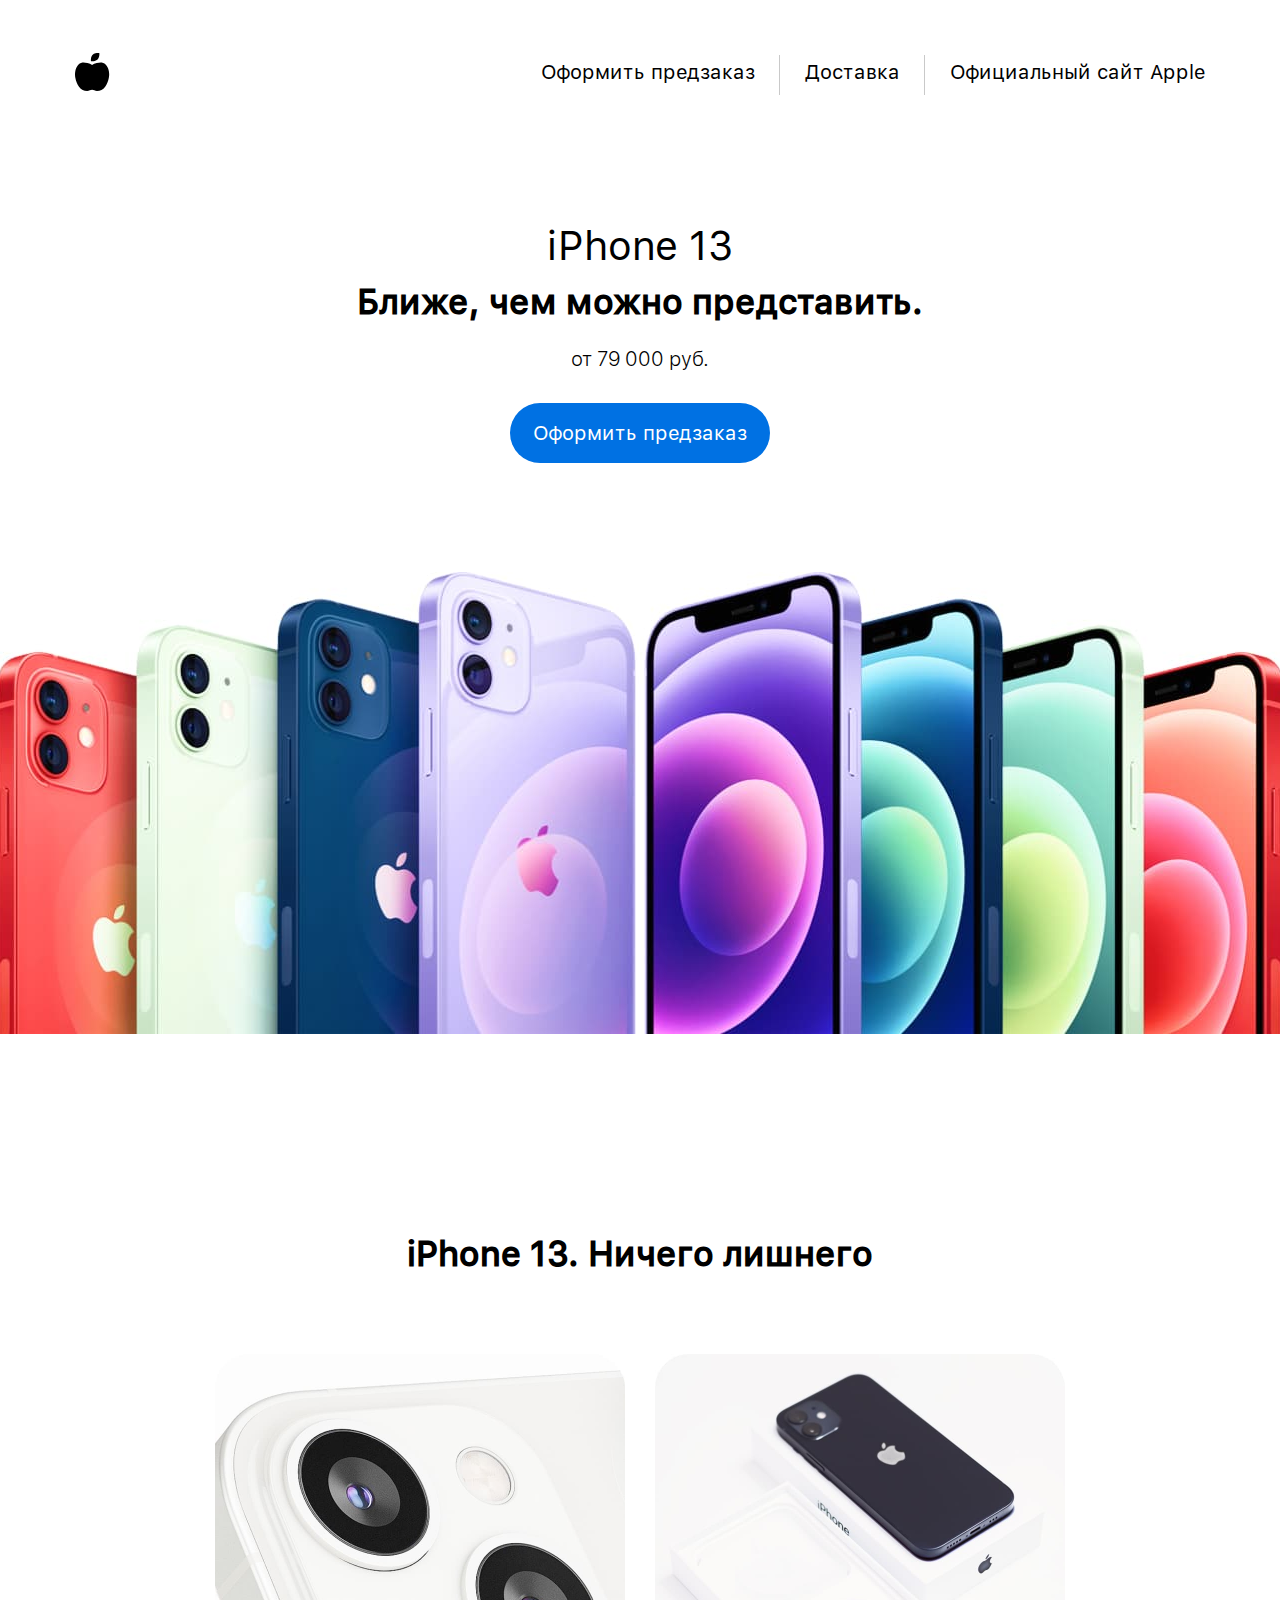
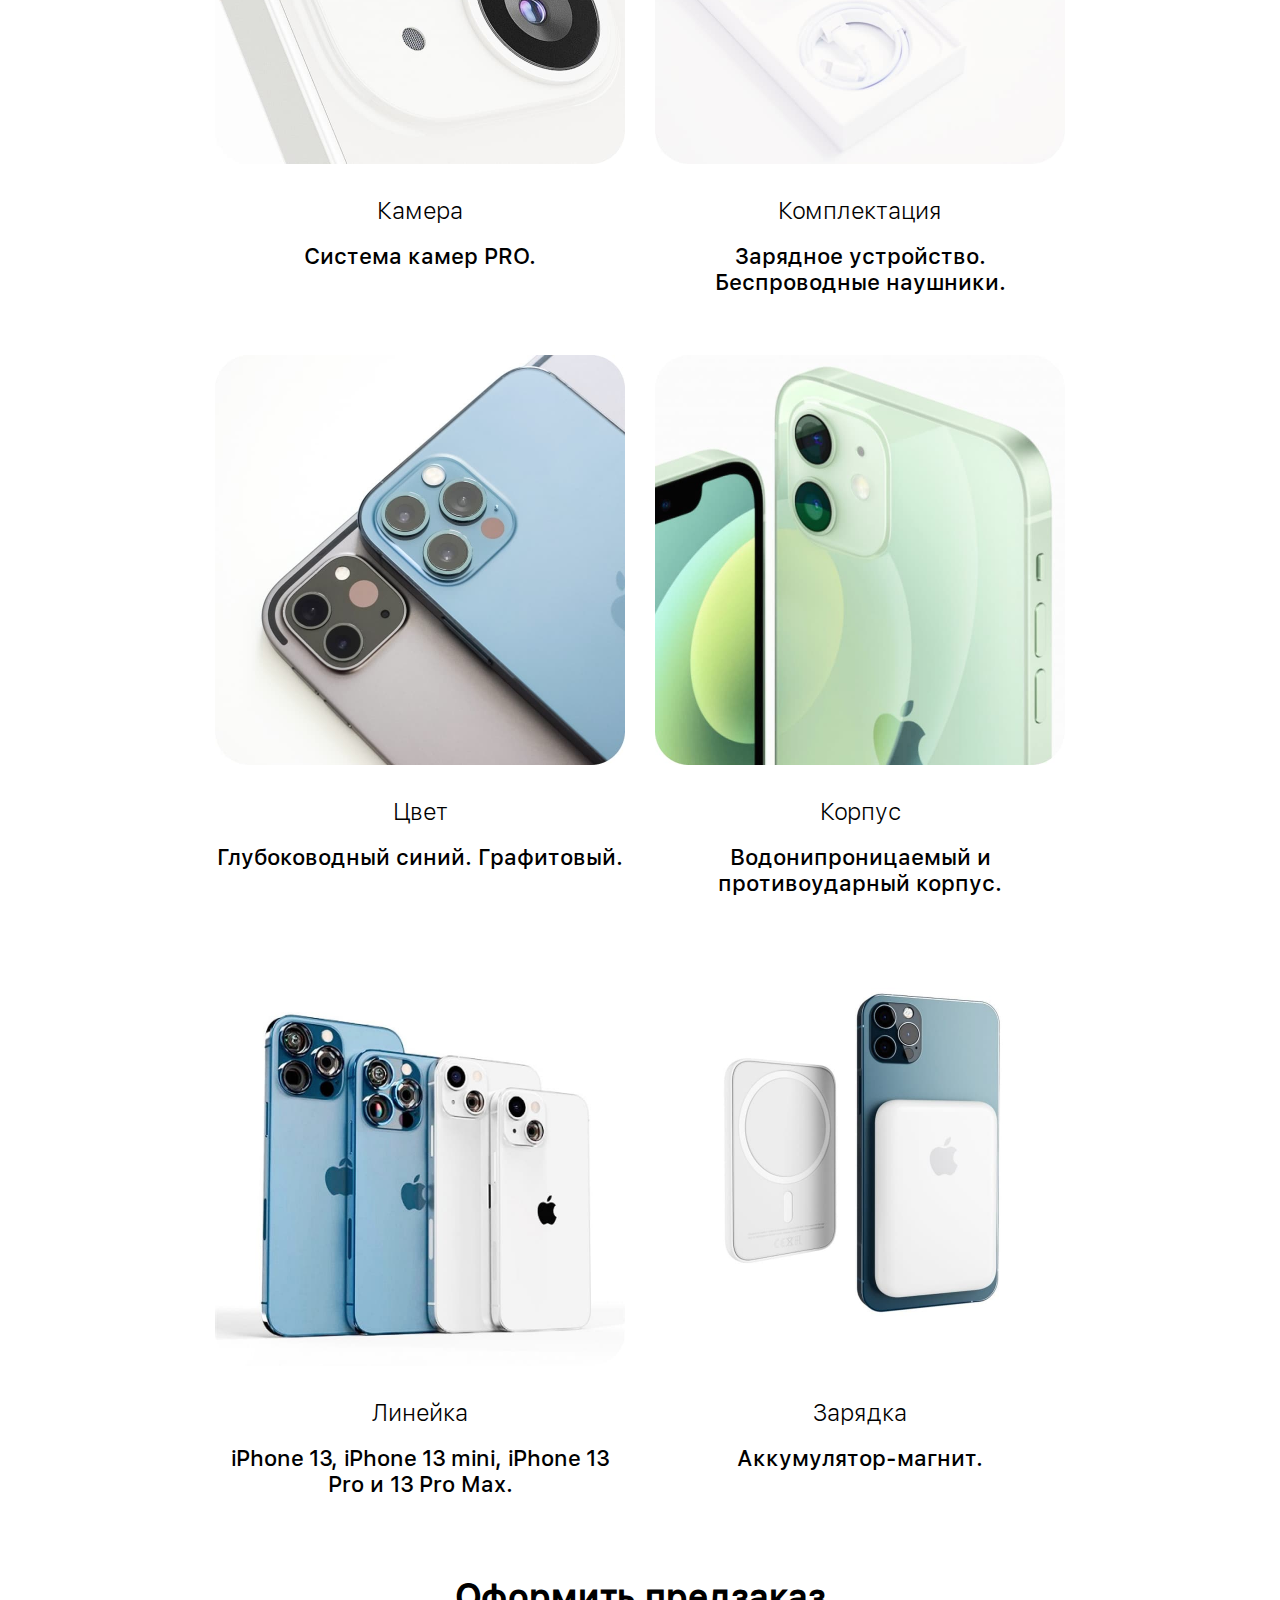
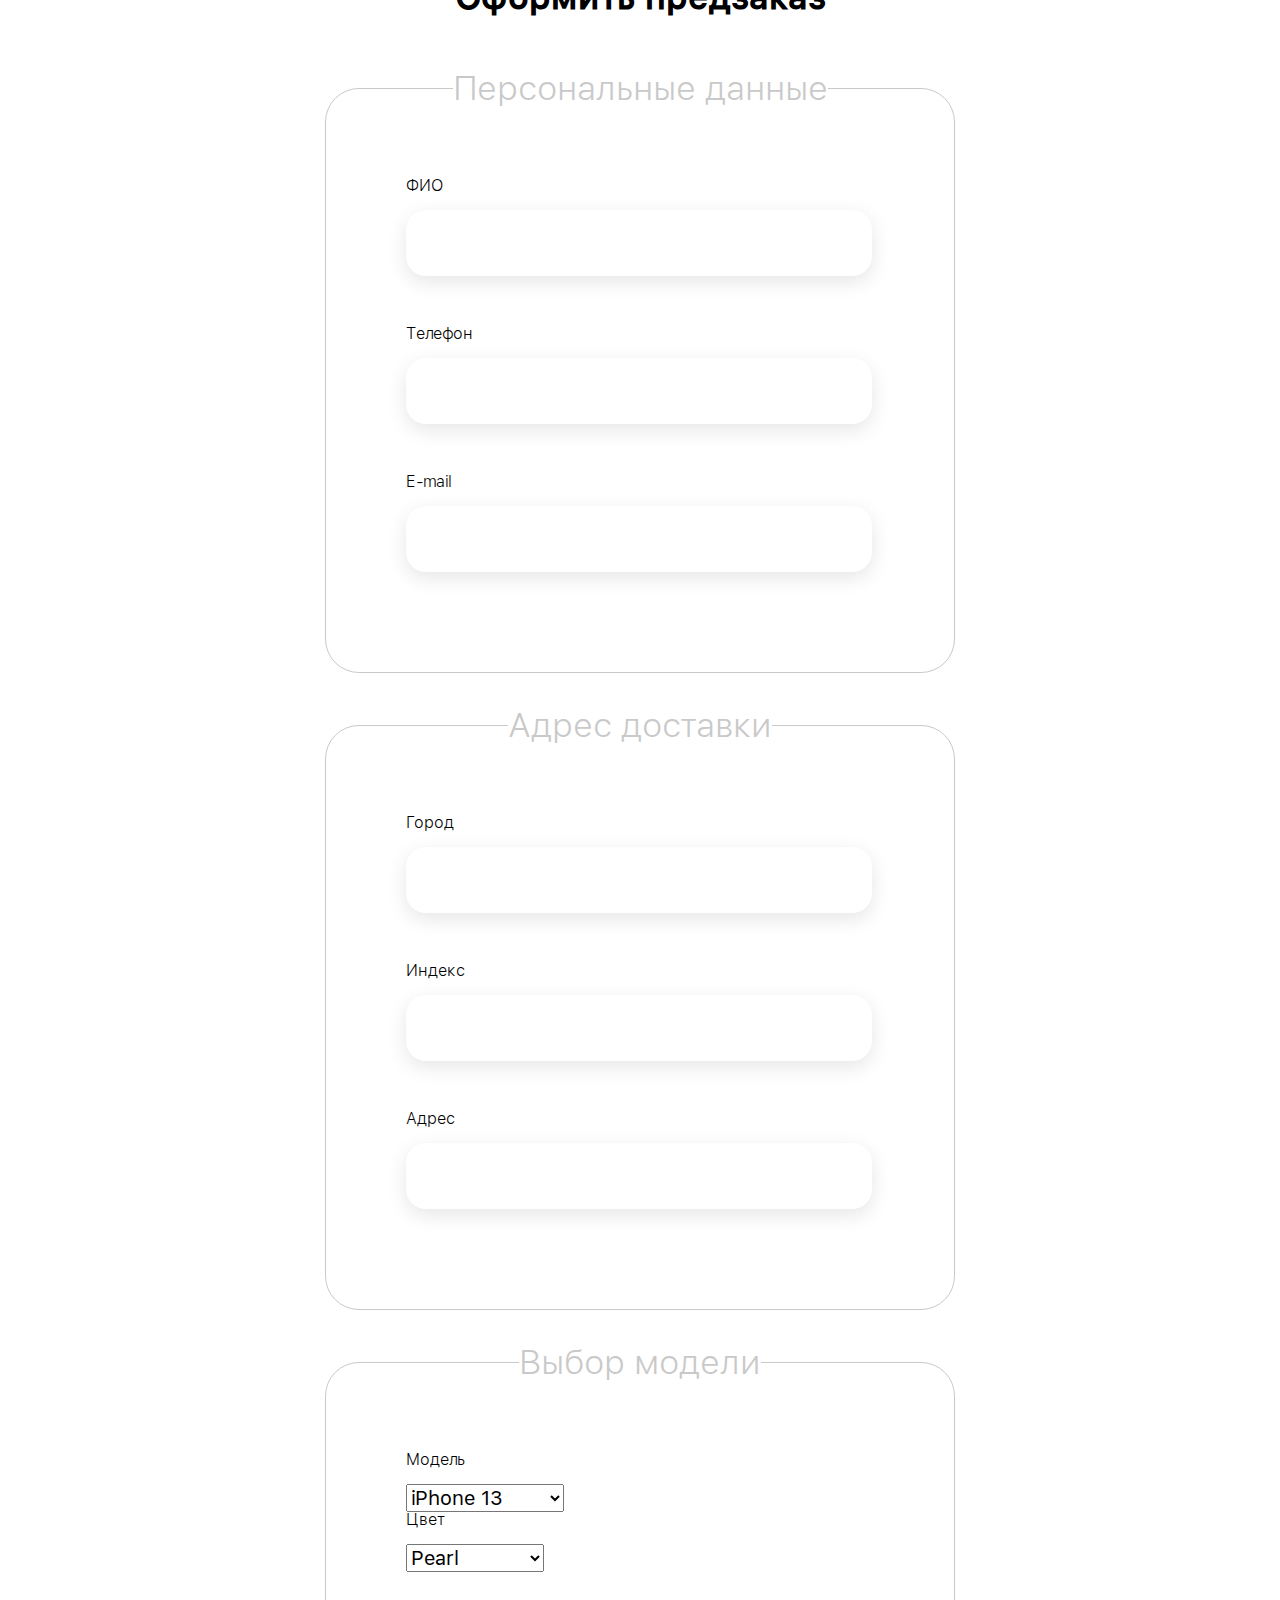
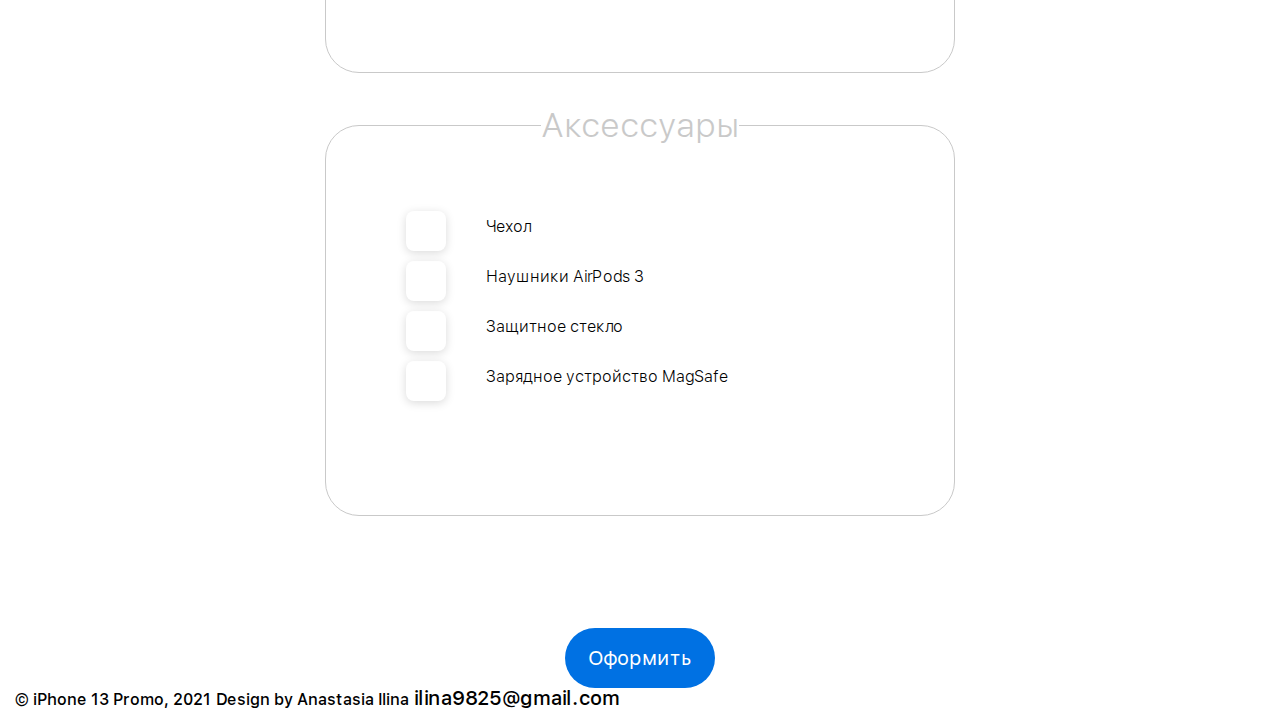
<file: index.html>
<!DOCTYPE html>
<html lang="en">
<head>
    <meta charset="UTF-8">
    <meta http-equiv="X-UA-Compatible" content="IE=edge">
    <meta name="viewport" content="width=device-width, initial-scale=1.0">
    <meta name="author" content="adaew andrei">
    <link rel="stylesheet" href="style/reset.css">
    <link rel="stylesheet" href="style/css.css">
    <title>iPhone 13</title>
</head>
<body>
    <header class="header">
        <div class="container">
            <div class="header__container">
                <img src="images/apple.svg" alt="логотип компании." width="35" height="40">
                <nav class="header__navigation navigation">
                    <ul class="navigation__list">
                        <li class="navigation__item"><a href="#">Оформить предзаказ</a></li>
                        <li class="navigation__item"><a href="#">Доставка</a></li>
                        <li class="navigation__item"><a href="#">Официальный сайт Apple</a></li>
                    </ul>
                </nav>
            </div>
        </div>
    </header>
    <main class="main">
        <section class="main__section offer">
            <div class="container">
                <div class="offer__container">
                    <h1 class="offer_main-title">iPhone 13</h1>
                    <h2 class="offer__title">Ближе, чем можно представить.</h2>
                    <span class="offer__price">от 79 000 руб.</span>
                    <button class="offer__btn btn">Оформить предзаказ</button>
                </div>
            </div>
        </section>

        <section class="main__section">
            <div class="container">
                <h2 class="features__title">iPhone 13. Ничего лишнего</h2>
                <ul class="features__list">
                    <li class="features__item card">
                        <article>
                            <h3 class="card__title">Камера</h3>
                            <img src="./images/camera.jpg" alt="камера." width="410" height="410">
                            <p class="card__description">Система камер PRO.</p>
                        </article>
                    </li>
                    <li class="features__item card">
                        <article>
                            <h3 class="card__title">Комплектация</h3>
                            <img src="./images/compect.jpg" alt="камера." width="410" height="410">
                            <p class="card__description">Зарядное устройство. Беспроводные наушники.</p>
                        </article>
                    </li>
                    <li class="features__item card">
                        <article>
                            <h3 class="card__title">Цвет</h3>
                            <img src="./images/color.jpg" alt="камера." width="410" height="410">
                            <p class="card__description">Глубоководный синий. Графитовый.</p>
                        </article>
                    </li>
                    <li class="features__item card">
                        <article>
                            <h3 class="card__title">Корпус</h3>
                            <img src="./images/frame.jpg" alt="камера." width="410" height="410">
                            <p class="card__description">Водонипроницаемый и противоударный корпус.</p>
                        </article>
                    </li>
                    <li class="features__item card">
                        <article>
                            <h3 class="card__title">Линейка</h3>
                            <img src="./images/line.jpg" alt="камера." width="410" height="410">
                            <p class="card__description">iPhone 13, iPhone 13 mini, iPhone 13 Pro и 13 Pro Max.</p>
                        </article>
                    </li>
                    <li class="features__item card">
                        <article>
                            <h3 class="card__title">Зарядка</h3>
                            <img src="./images/charger_magnetic.jpg" alt="камера." width="410" height="410">
                            <p class="card__description">Аккумулятор-магнит.</p>
                        </article>
                    </li>
                </ul>
            </div>
        </section>

        <section class="main__section order">
            <div class="container">
                <h2 class="order__title">Оформить предзаказ</h2>
                <form action="#" class="order__form form">
                    <fieldset class="form__box">
                        <legend class="form__title-box">Персональные данные</legend>
                        <label for="fullName" class="form__label">ФИО</label>
                        <input type="text" class="form__input" id="fullName" name="fullName">

                        <label for="phone" class="form__label">Телефон</label>
                        <input type="text" class="form__input" id="phone" name="phone">

                        <label for="email" class="form__label">E-mail</label>
                        <input type="text" class="form__input" id="email" name="email">
                    </fieldset>
                    <fieldset class="form__box">
                        <legend class="form__title-box">Адрес доставки</legend>
                        <label for="city" class="form__label">Город</label>
                        <input type="text" class="form__input" id="city" name="city">

                        <label for="index" class="form__label">Индекс</label>
                        <input type="text" class="form__input" id="index" name="index">

                        <label for="address" class="form__label">Адрес</label>
                        <input type="text" class="form__input" id="address" name="address">
                    </fieldset>
                    <fieldset class="form__box">
                        <legend class="form__title-box">Выбор модели</legend>
                        <label for="model" id="model" class="form__label">Модель</label>
                            <select name="" id="model" class="form__select">
                                <option value="iPhone 13">iPhone 13</option>
                                <option value="iPhone 13 mini">iPhone 13 mini</option>
                                <option value="iPhone 13 Pro">iPhone 13 Pro</option>
                                <option value="13 Pro Max">13 Pro Max</option>
                            </select>
                            <label for="color" class="form__label">Цвет</label>
                            <select name="color" id="color" class="form__select">
                                <option value="Pearl">Pearl</option>
                                <option value="Graphite">Graphite</option>
                                <option value="Sunset Gold">Sunset Gold</option>
                                <option value="Rose Gold">Rose Gold</option>
                            </select>
                    </fieldset>
                    <fieldset class="form__box">
                        <legend class="form__title-box">Аксессуары</legend>
                        <label class="form__label checkbox">
                            <input class="checkbox__input" type="checkbox" name="accessories" id="case">Чехол
                        </label>
                        <label class="form__label checkbox">
                            <input class="checkbox__input" type="checkbox" name="accessories" id="case">Наушники AirPods 3 
                        </label>
                        <label class="form__label checkbox">
                            <input class="checkbox__input" type="checkbox" name="accessories" id="case">Защитное стекло
                        </label>
                        <label class="form__label checkbox">
                            <input class="checkbox__input" type="checkbox" name="accessories" id="case">Зарядное устройство MagSafe
                        </label>
                    </fieldset>
                </form>
                <button type="submit" class="form__submit btn">Оформить</button>
            </div>
        </section>
    </main>
    <footer class="footer">
        <div class="container footer__flex">
            <span><small class="footer__copyright">© iPhone 13 Promo, 2021</small></span>
            <span><small>Design by Anastasia Ilina</small></span>
            <a href="mailto:ilina9825@gmail.com">ilina9825@gmail.com</a>
        </div>
    </footer>
</body>
</html>
</file>
<file: style/css.css>
@font-face {
    font-family: 'SF UI Text';
    src:local('SF UI Text'), 
        url('../fonts/SFUIText-Light.woff2') format('woff2'),
        url('../fonts/SFUIText-Light.woff') format('woff');
    font-style: normal;
    font-weight: 300;
    font-display: swap;
}
@font-face {
    font-family: 'SF UI Text';
    src:local('SF UI Text'), 
        url('../fonts/SFUIText-Regular.woff2') format('woff2'),
        url('../fonts/SFUIText-Regular.woff') format('woff');
    font-style: normal;
    font-weight: 400;
    font-display: swap;
}
@font-face {
    font-family: 'SF UI Text';
    src:local('SF UI Text'), 
        url('../fonts/SFUIText-Medium.woff2') format('woff2'),
        url('../fonts/SFUIText-Medium.woff') format('woff');
    font-style: normal;
    font-weight: 500;
    font-display: swap;
}
html{
    box-sizing: border-box;
}
*,
*::after,
*::before{
    box-sizing: inherit;
}
img{
    max-width: 100%;
    height: auto;
}
a{
    text-decoration: none;
    color: inherit;
}
ul,
ol{
    list-style-type: none;
    padding: 0;
    margin: 0;
}
h1,
h2,
h3,
h4,
p,
figure,
fieldset{
    margin: 0;
}
body{
    font-family: 'SF UI Text', sans-serif;
    min-width: 320px;
    min-height: 100%;
    font-size: 20px;
    font-weight: 500;
    background-color:  #ffffff;
    color: #000000;
    line-height: 1;
}
.container{
    max-width: 1320px;
    padding: 0 15px;
    margin: 0 auto;
}
.header{
    padding: 40px 0;
    margin-bottom: 90px;
}
.header__container{
    max-width: 1130px;
    margin: 0 auto;
    display: flex;
    justify-content: space-between;
    align-items: center;
}
.navigation{
    font-weight: 400;
    line-height: 24px;
}
.navigation__list{
    display: flex;
    flex-wrap: wrap;
}
.navigation__item{
    padding: 20px 0;
}
.navigation__item:not(:last-child){
    position: relative;
    margin-right: 50px;
}
.navigation__item:not(:last-child)::after{
    position: absolute;
    display: block;
    content: '';
    right: -25px;
    top: 15px;
    width: 1px;
    height: 40px;
    background-color: #C9C9C9;
}
@media (max-width:800px) {
    .navigation {
        font-size: 16px;
    }
    .navigation__item:not(:last-child){
        margin-right: 20px;
    }
    .navigation__item:not(:last-child)::after{
        display: none;
    }
}
@media (max-width:680px) {
    .header{
        padding: 24px 0;
        margin-bottom: 24px;
    }
    .header__container{
        align-items: flex-start;
    }
    .navigation__list{
        display: block;
    }
    .navigation__item{
        padding: 16px 0;
        text-align:end;
    }
    .navigation__item:not(:last-child){
        margin-right: 0;
    }
}

.offer__container{
    text-align: center;
    background-image: url('../images/phones.jpg');
    background-repeat: no-repeat;
    min-height: 800px;
    background-position: bottom;
    margin: 0 -15px;
    margin-bottom: 200px;
}
.offer_main-title{
    font-weight: 400;
    margin-bottom: 24px;
    line-height: 24px;
} 
.offer__title{
    font-size: 34px;
    line-height: 41px;
    margin-bottom: 24px;
}
.offer__price{
    display: block;
    font-weight: 300;
    margin-bottom: 32px;
    line-height: 24px;
}

.btn{
    display: block;
    cursor: pointer;
    margin: 0 auto;
    color: #ffffff;
    background-color: #0071E3;
    border-radius: 30px;
    padding: 18px 23px;
    border: none;
    line-height: 24px;
}

/* начало работы с майн */
.features__title{
    font-size: 34px;
    line-height: 40px;
    text-align: center;
    margin-bottom: 80px;
}
.features__list{
    display: flex;
    flex-wrap: wrap;
    justify-content: flex-start;
    margin-bottom: 20px;
}
.card article{
    display: flex;
    flex-direction: column;
}
.card{
    width: 410px;
    margin: 0 15px;
    margin-bottom: 60px;
}
.card__title{
    font-weight: 300;
    line-height: 24px;
    text-align: center;
    order: 1;
    margin-bottom: 20px;
}
.card__description{
    font-size: 22px;
    line-height: 26px;
    text-align: center;
    order: 2;
}
.features__item:first-child,
.features__item:nth-child(4n){
    margin-left: 0;
}
.features__item:nth-child(3n){
    margin-right:0;
}
.features__item img{
    margin-bottom: 35px;
}
@media (max-width:1320px){
    .features__list{
        justify-content: center;
    }
    .features__item:first-child,
    .features__item:nth-child(4n){
        margin-left: 15px;
    }
    .features__item:nth-child(3n){
        margin-right: 15px;
    }
}
/* делаю форму */
.order__title{
    font-size: 34px;
    line-height: 41px;
    text-align: center;
    margin-bottom: 50px;
}
.form{
    display: flex;
    flex-wrap: wrap;
    justify-content: flex-start;
    margin-bottom: 80px;
}
.form__box{
    width: 630px;
    padding: 70px 80px 100px;
    border: 1px solid #C9C9C9;
    border-radius: 34px;
    margin-bottom: 32px;

}
.form__box:nth-child(2n+1){
    margin-right: 15px;
}
.form__box:nth-child(2n){
    margin-left: 15px;
}

.form__title-box{
    font-weight: 300;
    font-size: 34px;
    line-height: 40px;
    color: #C9C9C9;
    text-align: center;
}
@media (max-width:320px) {
    .header{
        margin-bottom: 12px;
    }
    .offer__container{
        background-size: 946px;
    }
    .offer_main-title{
        margin-bottom: 12px;
    }
   
}
.form__label{
    font-weight: 300;
    font-size: 16px;
    line-height: 16px;
    display: block;
    margin-bottom: 16px;
}
.form__input{
    padding-left: 15px;
    padding-right: 15px;
    margin-bottom: 50px;
    border: none;
    box-shadow: 0px 6px 20px rgba(0, 0, 0, 0.1);
    border-radius: 20px;
    width: 466px;
    height: 66px;
}
.form__input:last-child{
    margin-bottom: 0;
}
@media (max-width:1320px) {
    .form{
        flex-direction: column;
        align-items: center;
    }
    .form__box:nth-child(2n+1){
        margin-right: 0;
    }
    .form__box:nth-child(2n){
        margin-left: 0;
    }
    
}
@media (max-width:668px) {
    .form__box{
        width: 540px;
        padding: 50px 60px 70px;
    }
}
@media (max-width: 616px){
    .form__box {
        width: 530px;
        padding: 34px 42px 60px;
    }
    .form__input {
        width: 416px;
}
}
@media (max-width: 556px){
    .container {
        padding: 0 8px;
    }
    .form__box {
        width: 476px;
        padding: 24px 60px 60px;
    }
    .form__input {
        width: 380px;
}
}
@media (max-width: 375px){
    .form__box{
        width: 366px;
        padding: 14px 36px 70px;
    }
    .form__input {
        width: 260px;
    }
}
@media (max-width: 320px){
    .container {
        padding: 0px 4px;
    }
    .form__title-box{
        font-size: 28px;
        text-align: center;
    }
    .form__box{
        width: 314px;
        padding: 14px 6px 70px;
    }
    .form__input {
        width: 290px;
    }
}
.checkbox{
    position: relative;
    display: block;
    margin-bottom: 26px;
    line-height: 24px;
    padding-left: 80px;
    cursor: pointer;
}

.checkbox__input{
    appearance: none;
    -webkit-appearance: none;
    cursor: pointer;
}
.checkbox__input::before{
    display: block;
    position: absolute;
    content:'';
    top: -4px;
    left: 0px;
    width: 40px;
    height: 40px;
    box-shadow: 0px 2px 10px rgba(0, 0, 0, 0.15);
    border-radius: 8px;
}
.checkbox__input::after{
    content: '';
    position: absolute;
    left: 14px;
    top: 10px;
    width: 20px;
    height: 10px;
    border-left:3px solid #000000;
    border-bottom:3px solid #000000;
    transform: rotate(-45deg);
    opacity: 0;
}
.checkbox__input:checked:after{
    opacity: 1;
}
</file>
